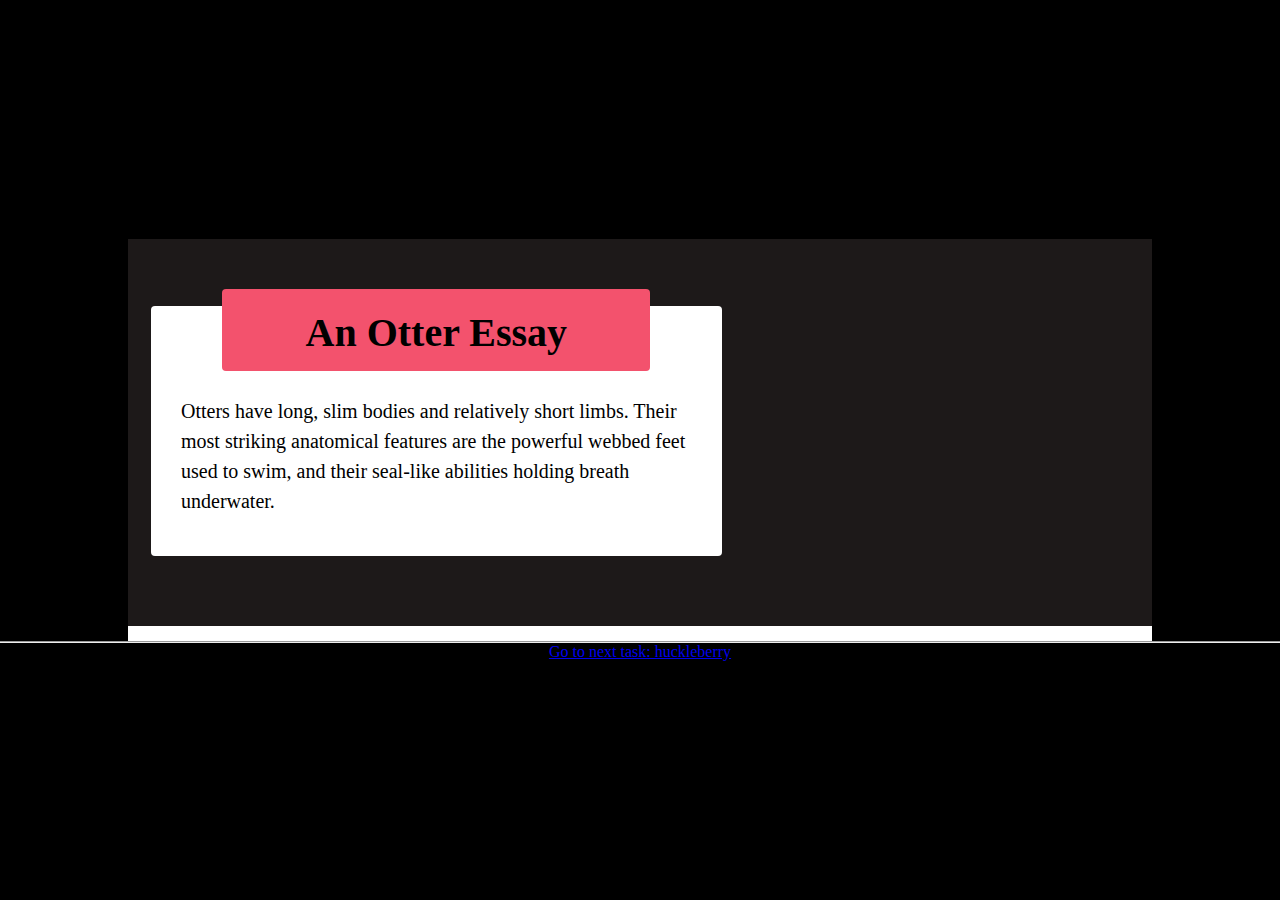
<file: index.html>
<!DOCTYPE html>
<html lang="en">
<head>
    <meta charset="UTF-8">
    <meta name="viewport" content="width=device-width, initial-scale=1.0">
    <link rel="stylesheet" href="otter.css">
    <title>Document</title>
</head>
<body>
    <main>
        <section class="main-container">
            <div class="sub-container">
                <div class="header">
                    <h1>An Otter Essay</h1>
                </div>
                <article class="text-body">
                    <p>
                        Otters have long, slim bodies and relatively short limbs. Their most striking anatomical features are the powerful webbed feet used to swim, and their seal-like abilities holding breath underwater.
                    </p>
                </article>
            </div>
        </section>
        <div class="base"></div>
    </main>

    <hr style="width: 100%;">
    <a href="huckleberry.html">Go to next task: huckleberry</a>
</body>
</html>
</file>
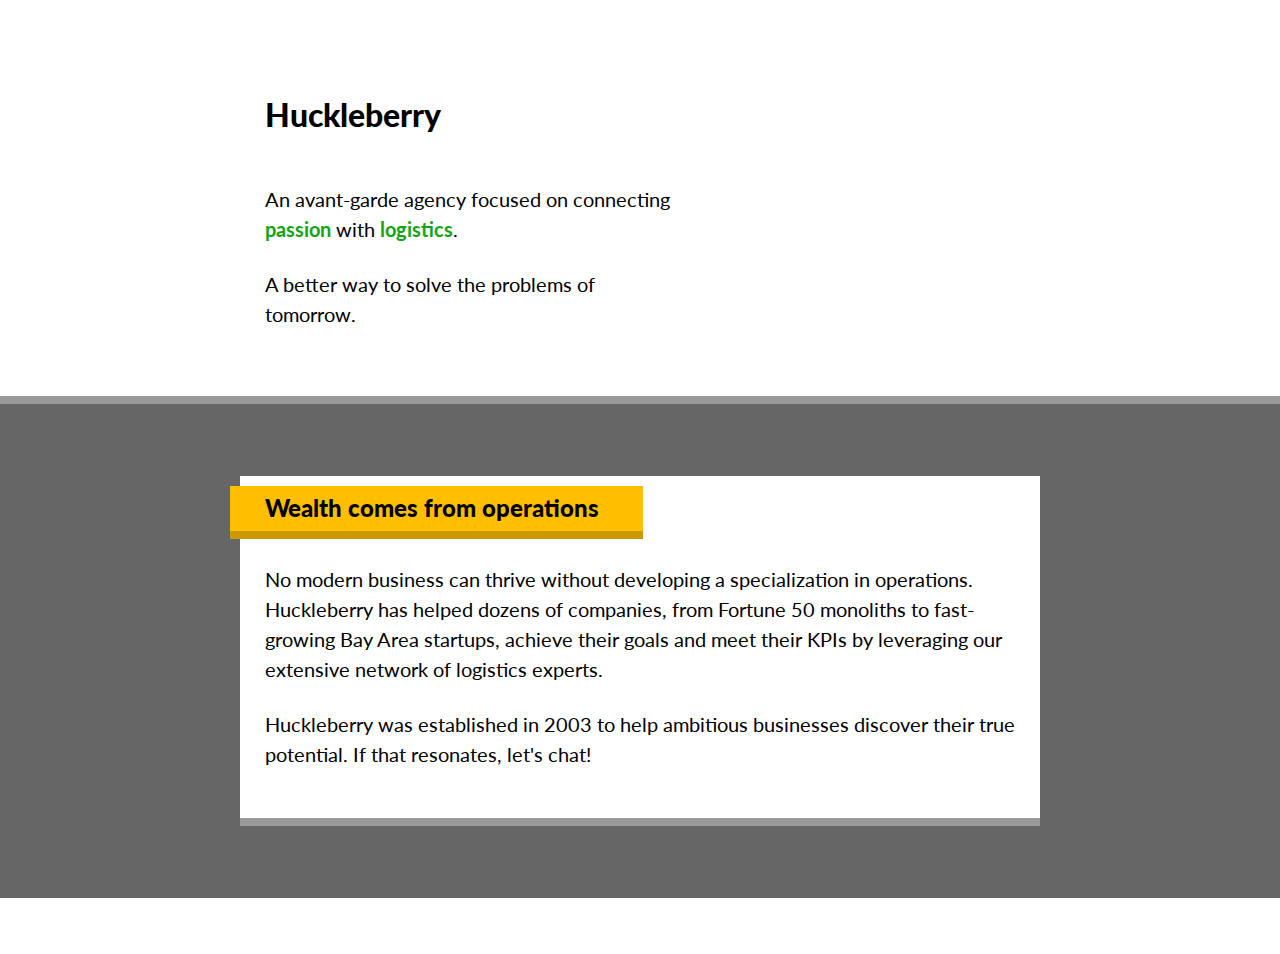
<file: huckleberry.html>
<!DOCTYPE html>
<html lang="en">
<head>
    <meta charset="UTF-8">
    <meta name="viewport" content="width=device-width, initial-scale=1.0">
    <link rel="stylesheet" href="huckleberry.css">
    <title>HuckleBerry</title>
</head>
<body>
    <header class="containers">
        <div class="psuedo-header">
            <h1 class="lato-black">Huckleberry</h1>
            <p class="lato-regular">An avant-garde agency focused on connecting <span class="lato-bold">passion</span> with <span class="lato-bold">logistics</span>.</p>
            <p  class="lato-regular">A better way to solve the problems of tomorrow.</p>
        </div>
    </header>
    
    <main class="containers main-container">
        <h2 class="lato-black">Wealth comes from operations</h2>
        <article>
            <p class="lato-regular">No modern business can thrive without developing a specialization in operations. Huckleberry has helped dozens of companies, from Fortune 50 monoliths to fast-growing Bay Area startups, achieve their goals and meet their KPIs by leveraging our extensive network of logistics experts.</p>
            <p class="lato-regular">Huckleberry was established in 2003 to help ambitious businesses discover their true potential. If that resonates, let's chat!</p>
        </article>
    </main>
    <footer class="psuedo-body"></footer>
</body>
</html>
</file>
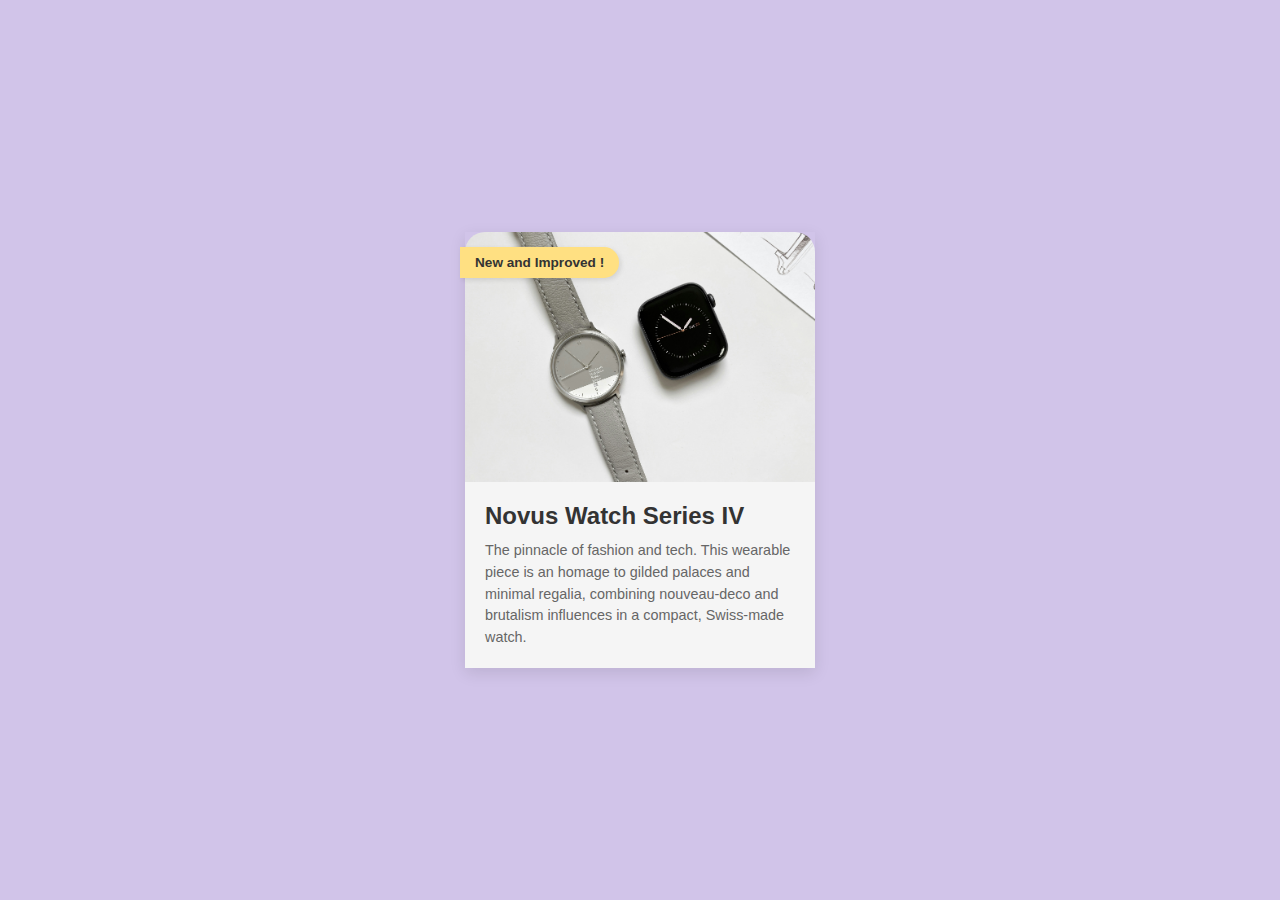
<file: novus_watch.html>
<!DOCTYPE html>
<html lang="en">
<head>
    <meta charset="UTF-8">
    <meta name="viewport" content="width=device-width, initial-scale=1.0">
    <link rel="stylesheet" href="novus_watch.css">
    <title>Novus Watch</title>
</head>
<body>
        <div class="container">
        <div class="sub-container">
            <!-- New and Improved! Badge -->
            <div class="badge">
                New and Improved !
            </div>

            <div class="section-one">
                <!-- The background image for section-one is set via CSS -->
            </div>
            <div class="section-two">
                <h3>Novus Watch Series IV</h3>
                <span>
                    The pinnacle of fashion and tech. This wearable piece is an homage to gilded palaces and minimal regalia, combining nouveau-deco and brutalism influences in a compact, Swiss-made watch.
                </span>
            </div>
        </div>
    </div>
</body>
</html>
</file>
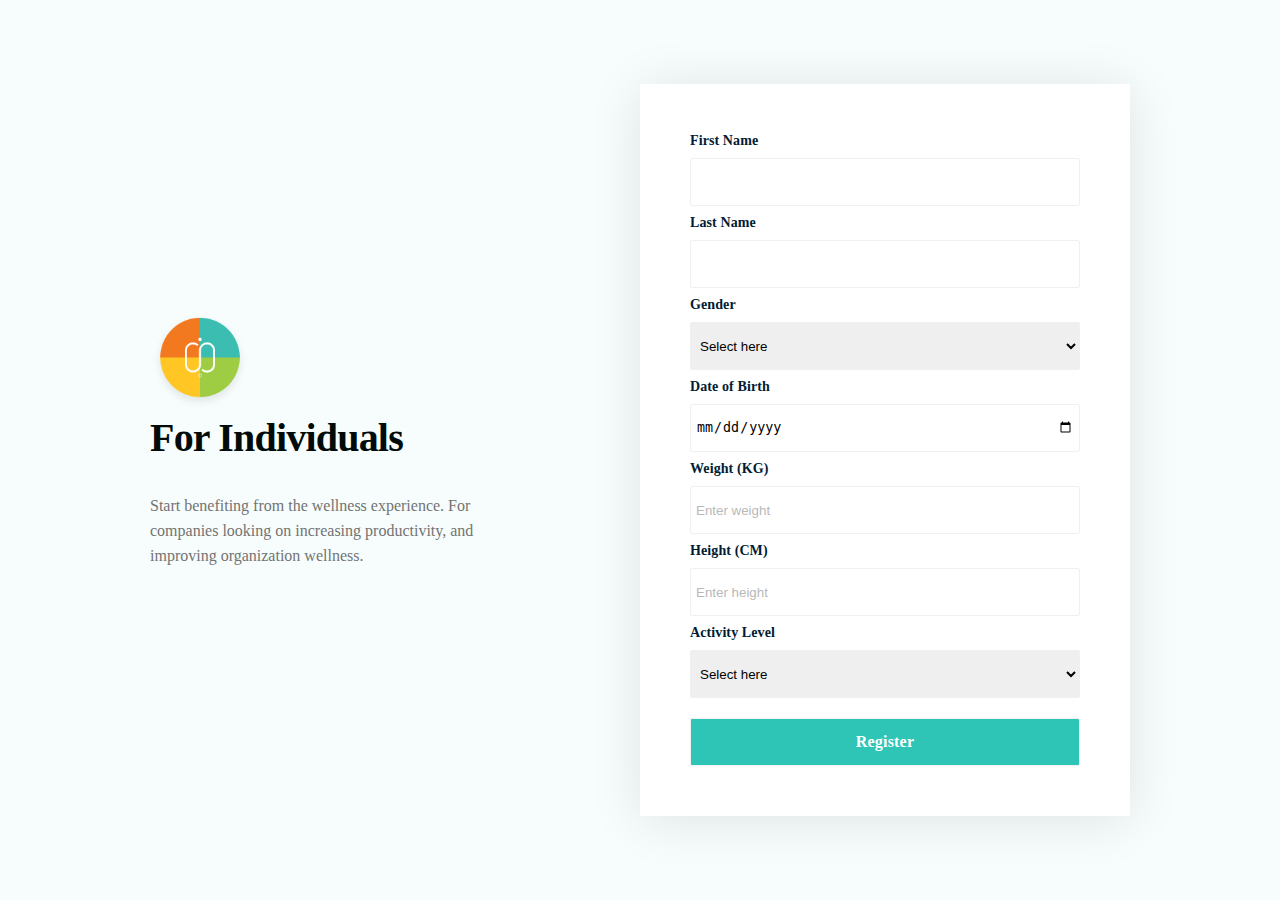
<file: wellness.html>
<!DOCTYPE html>
<html lang="en">
<head>
    <meta charset="UTF-8">
    <meta name="viewport" content="width=device-width, initial-scale=1.0">
    <link rel="stylesheet" href="wellness.css">
    <title>Wellness Form</title>
</head>
<body>
    <div class="container">
        <section class="header-container">
            <div class="logo"></div>
            <h1>For Individuals</h1>
            <p>Inspiring wholesome harmony for the mind, body and spirit, for everyone, everywhere</p>
            <p class="large-screen-p">Start benefiting from the wellness experience. For companies looking on increasing productivity, and improving organization wellness.</p>
        </section>

        <form action="#" method="post" class="form-container">
            <label for="first_name">First Name</label>
            <input type="text" id="first_name" name="first_name">
            <label for="last_name">Last Name</label>
            <input type="text" id="last_name" name="last_name">
            <label for="gender">Gender</label>
            <select name="gender" id="gender">
                <option value="" class="select-option-disabled" disabled selected hidden>Select here</option>
                <option value="Female">Female</option>
                <option value="Male">Male</option>
            </select>
            <label for="dob">Date of Birth</label>
            <input type="date" id="dob" name="dob">
            <label for="weight">Weight (KG)</label>
            <input type="number" id="weight" name="weight" min="1" step="any" placeholder="Enter weight">
            <label for="height">Height (CM)</label>
            <input type="number" id="height" name="height" min="1" step="any" placeholder="Enter height">
            <label for="activityLevel">Activity Level</label>
            <select name="activityLevel" id="activityLevel">
                <option value="" disabled selected hidden>Select here</option>
                <option value="Sedentary">Sedentary</option>
                <option value="Lightly Active">Lightly Active</option>
                <option value="Moderately Active">Moderately Active</option>
                <option value="Very Active">Very Active</option>
                <option value="Extra Active">Extra Active</option>
            </select>
            <label for="password"></label>
            <input type="password" id="password" name="password" placeholder="Password" hidden>

            <input type="submit" value="Register">
            <p class="terms">By clicking Register, you agree to our <a href="#">Terms of Use</a> and our <a href="#">Privacy Policy</a>.</p>
        </form>
    </div>
</body>
</html>
</file>
<file: otter.css>
* {
    margin: 0;
    padding: 0;
}
body {
    background-color: black;
    display: flex;
    flex-direction: column;
    padding: 50px 0;
    justify-content: flex-start;
    align-items: center;
}

main {
    width: 100%;
    color: black;
    font-size: 10px;
}
.main-container {
    background-color: rgb(29, 25, 25);
    padding: 30px 50px 30px 30px;
    display: flex;
    justify-content: flex-start;
    align-items: center;
    flex-wrap: wrap;
}
.sub-container {
    position: relative;
    display: flex;
    flex-direction: column;
    justify-content: flex-start;
    align-items: center;
    width: 70%;
}
.header {
    background-color: rgb(243, 82, 109);
    width: 90%;
    text-align: center;
    border-radius: 4px;
    padding: 10px 0 10px 0;
    margin-bottom: -30px;
    z-index: 1;
}
h1 {
    font-size: 20px;
}
.text-body {
    text-align: left;
    line-height: 1.5;
    background-color: white;
    padding: 45px 18px 15px 18px;
    border-radius: 4px;
}
.base {
    background-color: white;
    width: 100%;
    height: 15px;
}

@media only screen and (min-width: 768px) {
    body {
        padding-top: 20vh;
    }
    main {
        font-size: 20px;
    }
    .main-container {
        padding: 50px 50px 70px 23px;
    }

    .sub-container {
        width: 60%;
    }
    .header {
        width: 75%;
        padding: 20px 0 15px 0;
        margin-bottom: -65px;
        z-index: 1;
    }
    h1 {
        font-size: 40px;
    }
    .text-body {
        padding: 90px 30px 40px 30px;
    }
    
}

@media only screen and (min-width: 912px) {
    body {
        padding: 0 0;
        justify-content: center;
        height: 100vh;
    }

    main {
        width: 95%;
    }
}

@media only screen and (min-width: 1024px) {
    main {
        width: 80%;
    }
}
</file>
<file: huckleberry.css>
@import url('https://fonts.googleapis.com/css2?family=Lato:ital,wght@0,100;0,300;0,400;0,700;0,900;1,100;1,300;1,400;1,700;1,900&family=Oswald:wght@200..700&display=swap');
/* Lato font styling */
  .lato-regular {
    font-family: "Lato", sans-serif;
    font-weight: 400;
    font-style: normal;
  }
  
  .lato-bold {
    font-family: "Lato", sans-serif;
    font-weight: 700;
    font-style: normal;
  }
  
  .lato-black {
    font-family: "Lato", sans-serif;
    font-weight: 900;
    font-style: normal;
  }
  /* lato font styling end */


* {
    margin: 0;
    padding: 0;
    box-sizing: border-box;
}
body {
    background-color: #666666;
    color: #000000;
}
.containers {
    background-color: #ffffff;
    padding: 25px 25px 50px 25px;
    text-align: left;
    border-bottom: 8px solid #999999;
    margin-bottom: 72px;
}
header > div > h1 {
    font-size: 32px;
    line-height: 120%;
    margin-top: 71px;
    padding-bottom: 25px;
}

header > div > p {
    font-size: 20px;
    line-height: 150%;
    letter-spacing: -0.5%;
    padding-top: 25px;
}
span {
    color: #15a315;
}

.main-container {
    padding: 10px 25px 25px 25px;
}
main > h2 {
    font-size: 24px;
    line-height: 120%;
    background: #FFBF00;
    border-bottom: 8px solid #CC9900;
    margin-left: -25px;
    padding: 8px 25px;
}

article > p {
    font-size: 20px;
    line-height: 150%;
    padding-top: 25px;
}

.psuedo-body {
    background-color: #ffffff;
    padding: 100px 25px;
}

@media only screen and (min-width: 768px) {
    main > h2 {
        width: 55%;
    }
}

@media only screen and (min-width: 1200px) {
    .containers {
        margin: 0 auto;
        margin-bottom: 72px;
    }
    .psuedo-header {
        width: 800px;
        height: 250px;
        margin: 0 auto;
        padding: 0 25px;
    }
    header > div > p {
        width: 415px;
    }
    .main-container {
        width: 800px;
        height: 350px;
    }
    main > h2 {
        z-index: 3;
        position: relative;
        margin-left: -35px;
        padding-left: 35px;
    }

    .psuedo-body {
        margin-top: 72px;
        padding: 28px 25px;
    }

}
</file>
<file: novus_watch.css>
* {
    box-sizing: border-box;
    margin: 0;
    padding: 0;
}

body {
    font-family: 'Inter', sans-serif;
    background-color: #d1c4e9;
    display: flex;
    justify-content: center;
    align-items: center;
    min-height: 100vh; 
    padding: 20px;
}

.container {
    display: flex;
    justify-content: center;
    align-items: center;
    width: 100%;
}

.sub-container {
    width: 350px; 
    background-color: transparent;
    box-shadow: 0 5px 15px rgba(0, 0, 0, 0.1);
    display: flex;
    flex-direction: column;
    position: relative; 
    margin: 0 auto;
}

.section-one {
    height: 250px; 
    width: 100%; 
    background-image: url("assets/images/wristwatch.jpg"); 
    background-size: cover;
    background-position: center;
    background-repeat: no-repeat;
    background-color: #f5f5f5;
    display: flex;
    justify-content: center;
    align-items: center;
    border-top-left-radius: 20px;
    border-top-right-radius: 20px;
}

.badge {
    position: absolute;
    top: 15px;
    left: 0px; 
    background-color: #ffe082; 
    color: #333;
    padding: 8px 15px;
    border-radius: 0 15px 15px 0; 
    font-size: 0.85em;
    font-weight: 700; 
    z-index: 10; 
    transform: translateX(-5px); 
    box-shadow: 2px 2px 5px rgba(0,0,0,0.1);
}

.section-two {
    background-color: #f5f5f5; 
    width: 100%; 
    padding: 20px; 
    text-align: left;
    flex-grow: 1; 
}

h3 {
    margin-bottom: 10px; 
    color: #333;
    font-size: 1.5em;
    font-weight: 700;
    line-height: 1.2;
}

span {
    font-weight: 400;
    color: #666; 
    font-size: 0.9em;
    line-height: 1.5;
}

@media (max-width: 480px) {
    .sub-container {
        width: 90%;
        border-radius: 15px;
    }
    .badge {
        top: 10px;
        padding: 6px 12px;
        font-size: 0.8em;
    }
    h3 {
        font-size: 1.3em;
    }
    span {
        font-size: 0.85em;
    }
}
</file>
<file: wellness.css>
* {
    box-sizing: border-box;
    margin: 0;
    padding: 0;
}

.container {
    padding: 50px 25px;
    display: flex;
    justify-content: center;
    align-items: center;
    flex-wrap: wrap;
    width: 100%;
    color: #000B0A;
    background: #F7FDFC;
}

.header-container {
    display: flex;
    flex-direction: row;
    align-items: center;
    width: 100%;
    flex-wrap: wrap;
    padding-bottom: 20px;
}

.logo {
    width: 50px;
    height: 50px;
    justify-items: flex-start;
    background-image: url("assets/images/Logo.png");
    background-size: cover;
    background-position: center;
    background-repeat: no-repeat;
}

h1 {
    width: 100%;
    font-family: Brown;
    font-weight: 700;
    font-size: 30px;
    line-height: 100%;
    letter-spacing: -0.8px;
}

p {
    font-family: Brown;
    font-weight: 300;
    font-size: 16px;
    line-height: 25px;
    letter-spacing: 0px;
    vertical-align: middle;
    color: #737373;
}

.large-screen-p {
    display: none;
}

.form-container {
    display: flex;
    flex-direction: column;
    align-items: center;
    gap: 10px;
    width: 98%;
    padding: 20px;
    background: #FFFFFF;
    box-shadow: 0px 4px 50px 0px #0408131A;
}

label {
    width: 100%;
    font-family: Sofia Pro;
    font-weight: 600;
    font-size: 14px;
    line-height: 100%;
    letter-spacing: 0.1px;
    vertical-align: middle;
    color: #011C34;
}

input, select {
    width: 100%;
    padding: 5px;
    height: 48px;
    border: 1px solid #f0f0f0;
    border-radius: 2px;
}

input::placeholder {
    color: #737373;
    opacity: 0.5;
}

input:focus, select:focus {
    border-radius: 2px;
    border: 3px solid #2ec4b6;
    outline: none;
}

input[type="submit"] {
    background: #2ec4b6;
    color: #FFFFFF;
    font-family: Sofia Pro;
    font-weight: 600;
    font-size: 16px;
    line-height: 100%;
    letter-spacing: 0.2px;
    cursor: pointer;
}

a {
    text-decoration: none;
    color: #2ec4b6;
}

@media only screen and (min-width: 768px) {
    .header-container {
        flex-direction: column;
        align-items:flex-start;
    }

    .large-screen-p {
        display: block;
    }

    p {
        display: none;
    }

    .form-container {
        gap: 10px;
        width: 70%;
    }
}

@media only screen and (min-width: 1024px) {
    body {
        height: 100vh;
    }
    .container {
        padding: 100px 70px;
        justify-content: space-between;
        height: 100%;
    }  
      .header-container {
        flex-direction: column;
        width: 40%;
    }
    .logo {
        width: 100px;
        height: 100px;
    }
    .form-container {
        width: 60%;
        padding: 30px;
    }

    h1 {
        font-size: 40px;
        line-height: 50px;
        padding-bottom: 30px;
    }
}

@media only screen and (min-width: 1200px) {
    .container {
        padding: 50px 150px;
    }  

    .form-container {
        width: 50%;
        padding: 50px;
    }
}
</file>
